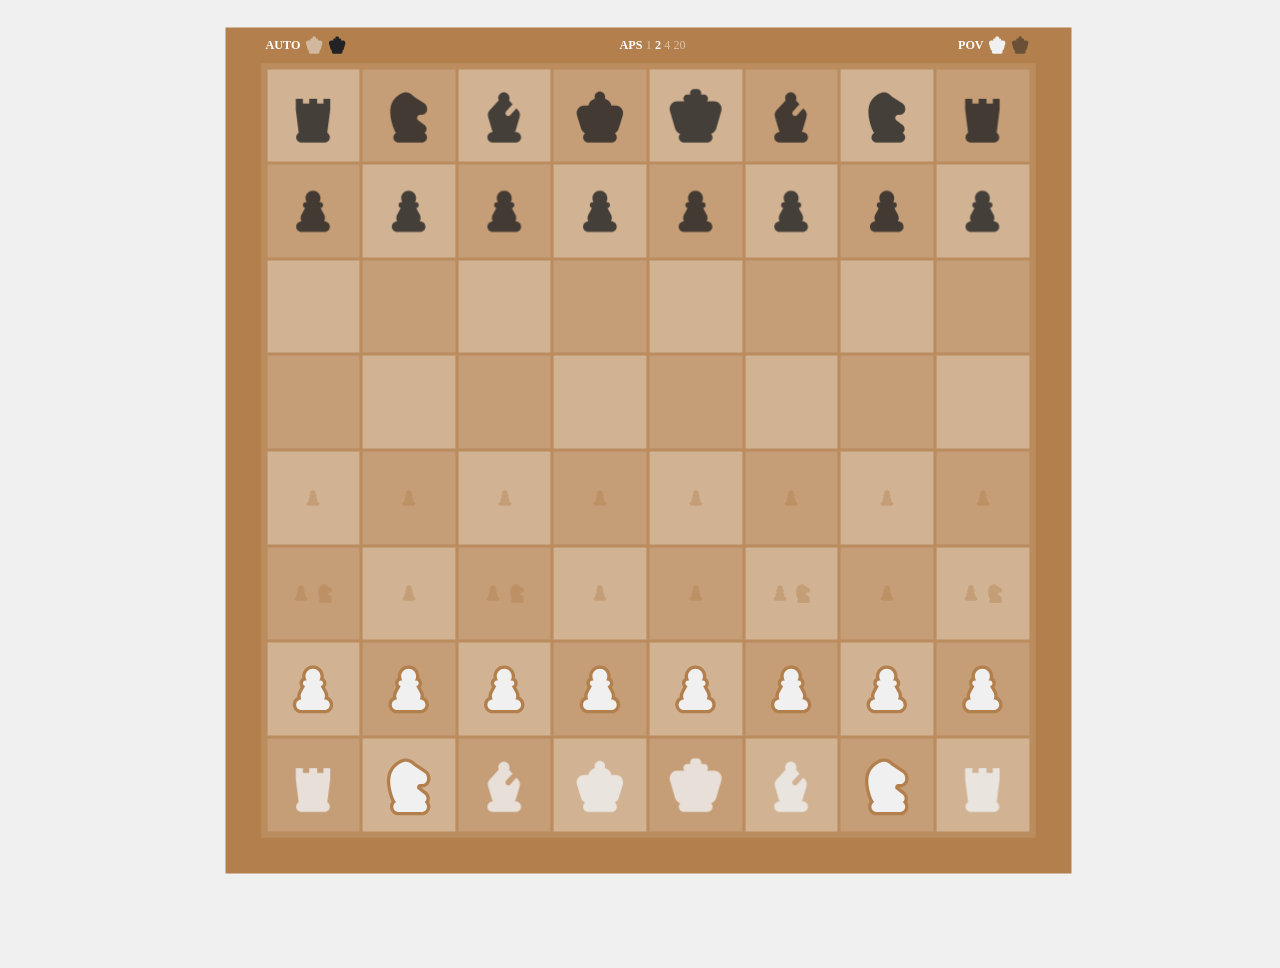
<file: chess.html>
<!DOCTYPE html>
<html lang="en">
<head>
<meta charset="utf-8" />
<meta name="viewport" content="width=device-width,initial-scale=1" />
<title>Autoplay Chess Board – Single File</title>
<style>
:root {
  --border-width: calc(var(--diameter-tile) / 60);
  --diameter-board: min(85vw, 85vh);
  --diameter-tile: calc(1 / 8 * var(--diameter-board));
  --edge-width: calc((min(100vw, 100vh) - var(--diameter-board)) * 0.3);
  --color-danger: tomato;
  --color-success: #1d83e0;
  --color-white: #f0f0f0;
  --color-black: #222;
  --color-board-hue: 30;
  --color-board-sat: 40%;
  --color-shadow: hsl(var(--color-board-hue), var(--color-board-sat), 50%);
  --color-shadow-lighter: hsl(var(--color-board-hue), var(--color-board-sat), 55%);
  --transition-ease: cubic-bezier(0.25, 1, 0.5, 1);
  --color-background: var(--color-black);
}

aside {
  display: flex;
  justify-content: space-between;
  left: 0;
  position: absolute;
  top: calc(var(--edge-width) * -0.55);
  transform: translateY(-50%);
  width: 100%;
  z-index: 999;
}
aside div {
  align-items: center;
  color: white;
  display: flex;
}
aside div > * {
  align-items: center;
  display: flex;
}
aside div > * + * {
  margin-left: calc(var(--border-width) * 2);
}
aside div h3,
aside div label {
  font-size: calc(var(--edge-width) * 0.3);
  height: calc(var(--edge-width) * 0.3);
  line-height: 1;
  margin-bottom: 0;
  margin-top: 0;
  text-transform: uppercase;
}
aside div label {
  cursor: pointer;
}
aside div input {
  left: -99999px;
  position: absolute;
}

aside div input + * {
  opacity: 0.5;
}
aside div input:checked + * {
  font-weight: bold;
  opacity: 1;
}

aside div svg {
  height: calc(var(--edge-width) * 0.5);
  width: auto;
}

html, body { height: 100%; }
body {
  background: var(--color-background);
  overflow: hidden;
  transition: background-color 250ms ease-in-out;
}

#view {
  background: var(--color-shadow-lighter);
  box-shadow: 0 0 0 calc(var(--border-width) * 3) var(--color-shadow-lighter),
    0 0 0 var(--edge-width) var(--color-shadow);
  height: var(--diameter-board);
  margin: calc((100vh - var(--diameter-board)) * 0.5)
    calc((100vw - var(--diameter-board)) * 0.5);
  position: relative;
  width: var(--diameter-board);
}

.board {
  display: flex;
  flex-direction: column-reverse;
  height: 100%;
  width: 100%;
}
.board .row {
  display: flex;
  height: var(--diameter-tile);
  width: 100%;
}
.perspective-black .board .row { flex-direction: row-reverse; }
.perspective-black .board { flex-direction: column; }

.board .row .tile {
  background-color: currentcolor;
  border: none;
  box-shadow: inset 0 0 0 var(--border-width) var(--color-shadow-lighter);
  display: flex;
  flex-direction: column;
  height: var(--diameter-tile);
  justify-content: space-between;
  padding: 0;
  position: relative;
  transition: background-color 350ms var(--transition-ease);
  width: var(--diameter-tile);
}

.perspective-black .board .row:nth-child(even) .tile:nth-child(odd),
.perspective-black .board .row:nth-child(odd) .tile:nth-child(even),
.perspective-white .board .row:nth-child(even) .tile:nth-child(even),
.perspective-white .board .row:nth-child(odd) .tile:nth-child(odd) {
  color: hsl(var(--color-board-hue), var(--color-board-sat), 62%);
}
.perspective-black .board .row:nth-child(even) .tile:nth-child(even),
.perspective-black .board .row:nth-child(odd) .tile:nth-child(odd),
.perspective-white .board .row:nth-child(even) .tile:nth-child(odd),
.perspective-white .board .row:nth-child(odd) .tile:nth-child(even) {
  color: hsl(var(--color-board-hue), var(--color-board-sat), 70%);
}
.board .row .tile.highlight-active {}
.board .row .tile.highlight-capture {}
.board .row .tile.highlight-move {}

.board .row .tile .move,
.board .row .tile .moves,
.board .row .tile .captures {
  box-sizing: border-box;
  display: flex;
  flex-wrap: wrap;
  height: var(--diameter-tile);
  justify-content: center;
  left: 0;
  padding: calc(var(--diameter-tile) * 0.025);
  position: absolute;
  top: 0;
  width: var(--diameter-tile);
  z-index: 9;
}
.board .row .tile .move,
.board .row .tile .moves { align-content: center; align-items: center; }
.board .row .tile .captures { align-items: flex-start; justify-content: space-between; }
.board .row .tile:not(.occupied) .captures { align-items: center; justify-content: center; }

.board .row .tile > div > svg {
  --stroke: transparent;
  box-sizing: border-box;
  height: var(--di);
  line-height: var(--di);
  width: var(--di);
}
.board .row .tile .move svg { --di: calc(var(--diameter-tile) / 4); --fill: var(--color-shadow); }
.board .row .tile .moves svg,
.board .row .tile .captures svg {
  --di: calc(var(--diameter-tile) / 4);
  --fill: var(--color-shadow);
  opacity: 0.4;
}

.board .row .tile.occupied .captures svg { position: absolute; }
.board .row .tile.occupied .captures svg:nth-child(1) { top: 0; left: 0; }
.board .row .tile.occupied .captures svg:nth-child(2) { top: 0; right: 0; }
.board .row .tile.occupied .captures svg:nth-child(3) { bottom: calc(var(--di) * 0.1); left: 0; }
.board .row .tile.occupied .captures svg:nth-child(4) { bottom: calc(var(--di) * 0.1); right: 0; }
.board .row .tile.occupied .captures svg:nth-child(5) { top: calc(50% - var(--di) * 0.55); left: 0; }
.board .row .tile.occupied .captures svg:nth-child(6) { top: calc(50% - var(--di) * 0.55); right: 0; }
.board .row .tile.occupied .captures svg:nth-child(7) { top: 0; left: calc(50% - var(--di) * 0.5); }
.board .row .tile.occupied .captures svg:nth-child(8) { bottom: calc(var(--di) * 0.1); left: calc(50% - var(--di) * 0.5); }

.touching .board .row .tile .moves,
.touching .board .row .tile .captures,
.turn-black .board .row .tile .moves .white,
.turn-black .board .row .tile .captures .white,
.turn-white .board .row .tile .moves .black,
.turn-white .board .row .tile .captures .black {
  display: none;
}
.board .row .tile[class*="highlight-"] .moves,
.board .row .tile[class*="highlight-"] .captures { display: none; }

button:focus { outline: none; position: relative; z-index: 9; }

svg {
  --fill: var(--color-black);
  --stroke: var(--color-shadow);
  fill: var(--fill);
}
svg.white { --fill: var(--color-white); }
svg.black { --fill: var(--color-black); }

.pieces {
  display: block;
  height: var(--diameter-board);
  left: 0;
  pointer-events: none;
  position: absolute;
  top: 0;
  width: var(--diameter-board);
  z-index: 99;
}
.pieces .piece.white { --pos-row: -1; }
.pieces .piece.black { --pos-row: 8; }
.pieces .piece {
  --pos-col: 3.5;
  --scale: 0;
  --transition-delay: 0ms;
  --transition-duration: 200ms;
  bottom: 0;
  display: block;
  height: var(--diameter-tile);
  position: absolute;
  left: 0;
  transform: translate(
      calc(var(--pos-col) * 100%),
      calc(var(--pos-row) * -100%)
    ) translateZ(0);
  transform-origin: 50% 50%;
  transition: all var(--transition-duration) var(--transition-ease)
    var(--transition-delay);
  width: var(--diameter-tile);
}
.perspective-black .pieces .piece {
  transform: translate(
      calc((7 - var(--pos-col)) * 100%),
      calc((7 - var(--pos-row)) * -100%)
    ) translateZ(0);
}
.pieces .piece svg {
  display: block;
  left: 50%;
  opacity: 1;
  position: absolute;
  top: 50%;
  transform: translate(-50%, -50%) translateZ(0) scale(var(--scale));
  transform-origin: 50% 50%;
  transition: transform var(--transition-duration) var(--transition-ease),
    fill var(--transition-duration) var(--transition-ease),
    opacity var(--transition-duration) var(--transition-ease);
}
.turn-white .pieces .piece:not(.highlight-capture) svg.black,
.turn-black .pieces .piece:not(.highlight-capture) svg.white,
.turn-black .pieces .piece:not(.can-move):not(.can-capture) svg.black,
.turn-white .pieces .piece:not(.can-move):not(.can-capture) svg.white {
  --stroke: transparent;
  opacity: 0.8;
}

@keyframes wobble {
  0%, 50%, 100% { transform: translate(-50%, -50%) translateZ(0) scale(1) rotate(0deg); }
  25% { transform: translate(-50%, -50%) translateZ(0) scale(1.1) rotate(-2deg); }
  75% { transform: translate(-50%, -50%) translateZ(0) scale(1.1) rotate(2deg); }
}
.pieces .piece.highlight-active svg {
  animation: wobble 500ms linear infinite;
  --stroke: var(--color-success);
}
.pieces .piece.highlight-capture svg { --stroke: var(--color-danger); }

.piece svg {
  --svg-di: calc(var(--diameter-tile) * 0.666);
  display: block;
  font-weight: bold;
  height: var(--svg-di);
  left: 50%;
  line-height: var(--svg-di);
  position: absolute;
  stroke-linejoin: round;
  text-align: center;
  top: 50%;
  transform: translate(-50%, -50%);
  width: var(--svg-di);
}
</style>
</head>
<body>

<section id="view">
  <aside>
    <div>
      <h3 title="Autoplay">Auto</h3>
      <label for="white-random"><input type="checkbox" id="white-random" /><svg width="170" height="170" viewBox="0 0 170 170" fill="none" xmlns="http://www.w3.org/2000/svg" class="white"><use href="#king" /></svg></label>
      <label for="black-random"><input type="checkbox" id="black-random" checked /><svg width="170" height="170" viewBox="0 0 170 170" fill="none" xmlns="http://www.w3.org/2000/svg" class="black"><use href="#king" /></svg></label>
    </div>
    <div>
      <h3 title="Actions per Second">APS</h3>
      <label for="speed-slow"><input type="radio" name="speed" id="speed-slow" /><span>1</span></label>
      <label for="speed-medium"><input type="radio" name="speed" id="speed-medium" checked /><span>2</span></label>
      <label for="speed-fast"><input type="radio" name="speed" id="speed-fast" /><span>4</span></label>
      <label for="speed-asap"><input type="radio" name="speed" id="speed-asap" /><span>20</span></label>
    </div>
    <div>
      <h3 title="Point of View">POV</h3>
      <label for="white-perspective"><input type="radio" name="perspective" id="white-perspective" checked /><svg width="170" height="170" viewBox="0 0 170 170" fill="none" xmlns="http://www.w3.org/2000/svg" class="white"><use href="#king" /></svg></label>
      <label for="black-perspective"><input type="radio" name="perspective" id="black-perspective" /><svg width="170" height="170" viewBox="0 0 170 170" fill="none" xmlns="http://www.w3.org/2000/svg" class="black"><use href="#king" /></svg></label>
    </div>
  </aside>
  <div id="board"></div>
</section>

<svg aria-hidden style="display: none;" width="170" height="170" viewBox="0 0 170 170" fill="none" xmlns="http://www.w3.org/2000/svg">
  <!-- pawn -->
  <g id="pawn">
    <path fill="var(--stroke)" d="M63.9596 75.8417L71.9157 80.049C73.2376 77.5492 73.3078 74.5734 72.1052 72.0141C70.9025 69.4547 68.5669 67.6094 65.7987 67.0316L63.9596 75.8417ZM53.8303 94.9961L61.7863 99.2034L61.7864 99.2034L53.8303 94.9961ZM53.2512 96.2739L44.7646 93.2777L44.7646 93.2777L53.2512 96.2739ZM54.1798 112V121C57.4071 121 60.3874 119.272 61.9907 116.471C63.5939 113.67 63.5747 110.225 61.9403 107.442L54.1798 112ZM114.82 112L107.06 107.442C105.425 110.225 105.406 113.67 107.009 116.471C108.613 119.272 111.593 121 114.82 121V112ZM115.749 96.2739L124.235 93.2776L124.235 93.2776L115.749 96.2739ZM115.17 94.9961L107.214 99.2034L107.214 99.2034L115.17 94.9961ZM105.111 75.9755L104.388 67.0046C101.37 67.2479 98.6777 68.9917 97.2213 71.6453C95.7649 74.2989 95.74 77.5069 97.1551 80.1828L105.111 75.9755ZM101.706 61L94.1937 56.0436C92.3701 58.8076 92.2116 62.3498 93.7811 65.2657C95.3506 68.1816 98.3945 70 101.706 70V61ZM68.294 61V70C71.6055 70 74.6494 68.1816 76.2189 65.2657C77.7884 62.3498 77.6299 58.8076 75.8063 56.0436L68.294 61ZM56.0036 71.6343L45.8743 90.7887L61.7864 99.2034L71.9157 80.049L56.0036 71.6343ZM45.8743 90.7887C45.5683 91.3674 45.1338 92.2321 44.7646 93.2777L61.7378 99.2702C61.7062 99.3598 61.685 99.4043 61.691 99.3911C61.6938 99.3851 61.7021 99.3674 61.718 99.3356C61.7341 99.3035 61.756 99.2608 61.7863 99.2034L45.8743 90.7887ZM44.7646 93.2777C43.8488 95.8717 40.5174 106.509 46.4192 116.558L61.9403 107.442C61.2075 106.194 60.9315 104.686 61.0138 103C61.0971 101.296 61.5308 99.8565 61.7378 99.2702L44.7646 93.2777ZM54.1798 103H54V121H54.1798V103ZM54 103C41.2975 103 31 113.297 31 126H49C49 123.239 51.2386 121 54 121V103ZM31 126C31 138.703 41.2974 149 54 149V131C51.2386 131 49 128.761 49 126H31ZM54 149H116V131H54V149ZM116 149C128.703 149 139 138.703 139 126H121C121 128.761 118.761 131 116 131V149ZM139 126C139 113.297 128.703 103 116 103V121C118.761 121 121 123.239 121 126H139ZM116 103H114.82V121H116V103ZM122.581 116.558C128.483 106.509 125.151 95.8716 124.235 93.2776L107.262 99.2702C107.469 99.8565 107.903 101.296 107.986 103C108.069 104.686 107.793 106.194 107.06 107.442L122.581 116.558ZM124.235 93.2776C123.866 92.2321 123.432 91.3674 123.126 90.7887L107.214 99.2034C107.244 99.2608 107.266 99.3035 107.282 99.3356C107.298 99.3674 107.306 99.3851 107.309 99.3912C107.315 99.4043 107.294 99.3598 107.262 99.2702L124.235 93.2776ZM123.126 90.7888L113.067 71.7681L97.1551 80.1828L107.214 99.2034L123.126 90.7888ZM103 68.5C103 67.7083 103.607 67.0675 104.388 67.0046L105.835 84.9463C114.328 84.2614 121 77.1644 121 68.5H103ZM104.5 70C103.672 70 103 69.3284 103 68.5H121C121 59.3873 113.613 52 104.5 52V70ZM101.706 70H104.5V52H101.706V70ZM109.218 65.9564C112.241 61.375 114 55.8793 114 50H96C96 52.248 95.3352 54.3134 94.1937 56.0436L109.218 65.9564ZM114 50C114 33.9837 101.016 21 85 21V39C91.0751 39 96 43.9249 96 50H114ZM85 21C68.9837 21 56 33.9837 56 50H74C74 43.9249 78.9249 39 85 39V21ZM56 50C56 55.8793 57.7591 61.375 60.7818 65.9564L75.8063 56.0436C74.6648 54.3134 74 52.248 74 50H56ZM65.5 70H68.294V52H65.5V70ZM67 68.5C67 69.3284 66.3284 70 65.5 70V52C56.3873 52 49 59.3873 49 68.5H67ZM65.7987 67.0316C66.4826 67.1743 67 67.7665 67 68.5H49C49 76.4618 54.6302 83.0882 62.1205 84.6518L65.7987 67.0316Z" />
    <path fill-rule="evenodd" clip-rule="evenodd" d="M63.9596 75.8417L53.8303 94.9961C53.6109 95.4111 53.4075 95.8312 53.2512 96.2739C52.4848 98.4448 50.4371 105.627 54.1798 112H54C46.268 112 40 118.268 40 126C40 133.732 46.268 140 54 140H116C123.732 140 130 133.732 130 126C130 118.268 123.732 112 116 112H114.82C118.563 105.627 116.515 98.4447 115.749 96.2739C115.592 95.8312 115.389 95.4111 115.17 94.9961L105.111 75.9755C108.967 75.6645 112 72.4364 112 68.5C112 64.3579 108.642 61 104.5 61H101.706C103.788 57.8442 105 54.0636 105 50C105 38.9543 96.0457 30 85 30C73.9543 30 65 38.9543 65 50C65 54.0636 66.2119 57.8442 68.294 61H65.5C61.3579 61 58 64.3579 58 68.5C58 72.1142 60.5564 75.1312 63.9596 75.8417Z" />
  </g>

  <!-- rook -->
  <g id="rook">
    <path fill="var(--stroke)" d="M96 40H105C105 35.0294 100.971 31 96 31V40ZM75 40V31C70.0294 31 66 35.0294 66 40H75ZM75 53L75 62C77.3869 62 79.6761 61.0518 81.364 59.364C83.0518 57.6761 84 55.387 84 53H75ZM58 53H49C49 57.9706 53.0294 62 58 62L58 53ZM58 40H67C67 35.0294 62.9706 31 58 31V40ZM39 40V31C34.0294 31 30 35.0294 30 40H39ZM39 69H30C30 69.379 30.0239 69.7577 30.0717 70.1337L39 69ZM46.8667 130.951L51.4589 138.691C54.5432 136.861 56.2467 133.375 55.795 129.817L46.8667 130.951ZM123.133 130.951L114.205 129.817C113.753 133.375 115.457 136.861 118.541 138.691L123.133 130.951ZM131 69L139.928 70.1338C139.976 69.7577 140 69.3791 140 69L131 69ZM131 40H140C140 35.0294 135.971 31 131 31V40ZM113 40V31C108.029 31 104 35.0294 104 40H113ZM113 53L113 62C115.387 62 117.676 61.0518 119.364 59.364C121.052 57.6761 122 55.387 122 53H113ZM96 53H87C87 57.9706 91.0294 62 96 62L96 53ZM96 31H75V49H96V31ZM66 40V53H84V40H66ZM75 44L58 44L58 62L75 62L75 44ZM67 53V40H49V53H67ZM58 31H39V49H58V31ZM30 40V69H48V40H30ZM30.0717 70.1337L37.9384 132.085L55.795 129.817L47.9283 67.8663L30.0717 70.1337ZM42.2745 123.211C35.5441 127.204 30.9998 134.566 30.9998 143H48.9998C48.9998 141.18 49.9671 139.576 51.4589 138.691L42.2745 123.211ZM30.9998 143C30.9998 155.703 41.2973 166 53.9998 166V148C51.2384 148 48.9998 145.761 48.9998 143H30.9998ZM53.9998 166H116V148H53.9998V166ZM116 166C128.702 166 139 155.703 139 143H121C121 145.761 118.761 148 116 148V166ZM139 143C139 134.567 134.456 127.204 127.725 123.211L118.541 138.691C120.033 139.576 121 141.18 121 143H139ZM132.061 132.085L139.928 70.1338L122.072 67.8662L114.205 129.817L132.061 132.085ZM140 69V40H122V69H140ZM131 31H113V49H131V31ZM104 40V53H122V40H104ZM113 44L96 44L96 62L113 62L113 44ZM105 53V40H87V53H105Z" />
    <path fill-rule="evenodd" clip-rule="evenodd" d="M96 40H75V53L58 53V40H39V69L46.8667 130.951C42.7556 133.39 39.9998 137.873 39.9998 143C39.9998 150.732 46.2678 157 53.9998 157H116C123.732 157 130 150.732 130 143C130 137.873 127.244 133.39 123.133 130.951L131 69V40H113V53L96 53V40Z" />
  </g>

  <!-- knight -->
  <g id="knight">
    <path fill="var(--stroke)" d="M49.1052 38.3193L55.4587 44.6937L55.4587 44.6937L49.1052 38.3193ZM94.2401 29.9368L87.874 36.2986L87.8741 36.2987L94.2401 29.9368ZM47.3161 124.557L55.6423 121.14L55.6423 121.14L47.3161 124.557ZM51.766 130.503L55.8329 138.532C58.5612 137.15 60.401 134.477 60.7176 131.435C61.0343 128.393 59.7845 125.399 57.3994 123.484L51.766 130.503ZM127.628 131.204L122.091 124.109C119.79 125.905 118.502 128.705 118.637 131.621C118.773 134.537 120.314 137.207 122.772 138.782L127.628 131.204ZM132.387 123.702L141.165 125.687L141.165 125.687L132.387 123.702ZM127.584 110.339L133.091 103.22L133.091 103.22L127.584 110.339ZM110.576 97.1821L105.069 104.301L105.069 104.301L110.576 97.1821ZM126.76 52.2539L121.858 59.802L121.858 59.802L126.76 52.2539ZM99.5001 34.552L104.402 27.0039L104.402 27.0039L99.5001 34.552ZM94.4956 30.1927L100.866 23.8348L100.866 23.8347L94.4956 30.1927ZM55.4587 44.6937C66.4763 33.7121 74.1214 31.8771 78.4041 32.0063C82.8219 32.1396 86.0037 34.427 87.874 36.2986L100.606 23.575C96.9524 19.9187 89.6658 14.3378 78.9468 14.0145C68.0925 13.6871 55.9323 18.8073 42.7516 31.9449L55.4587 44.6937ZM55.6423 121.14C51.8581 111.919 46.772 97.1895 45.3694 82.2455C43.9517 67.1402 46.4349 53.688 55.4587 44.6937L42.7516 31.9449C28.1598 46.4892 25.8204 66.5842 27.4482 83.9274C29.091 101.432 34.9182 118.052 38.99 127.974L55.6423 121.14ZM57.3994 123.484C56.6293 122.866 56.029 122.082 55.6423 121.14L38.99 127.974C40.5712 131.827 43.0657 135.061 46.1326 137.522L57.3994 123.484ZM53.0838 143C53.0838 141.063 54.183 139.368 55.8329 138.532L47.699 122.475C40.2331 126.256 35.0838 134.019 35.0838 143H53.0838ZM58.0838 148C55.3224 148 53.0838 145.761 53.0838 143H35.0838C35.0838 155.703 45.3812 166 58.0838 166V148ZM120.084 148H58.0838V166H120.084V148ZM125.084 143C125.084 145.761 122.845 148 120.084 148V166C132.786 166 143.084 155.703 143.084 143H125.084ZM122.772 138.782C124.181 139.685 125.084 141.24 125.084 143H143.084C143.084 134.852 138.84 127.7 132.484 123.627L122.772 138.782ZM123.608 121.717C123.387 122.695 122.843 123.522 122.091 124.109L133.165 138.3C137.095 135.233 140 130.837 141.165 125.687L123.608 121.717ZM122.077 117.458C123.372 118.459 123.969 120.121 123.608 121.717L141.165 125.687C143.069 117.265 139.92 108.503 133.091 103.22L122.077 117.458ZM105.069 104.301L122.077 117.458L133.091 103.22L116.083 90.0634L105.069 104.301ZM98.3876 90.6851C98.3876 96.0131 100.855 101.041 105.069 104.301L116.083 90.0634C116.275 90.2123 116.388 90.4418 116.388 90.6851H98.3876ZM115.602 73.471C106.095 73.471 98.3876 81.178 98.3876 90.6851H116.388C116.388 91.1191 116.036 91.471 115.602 91.471V73.471ZM120.815 73.471H115.602V91.471H120.815V73.471ZM125.243 69.0432C125.243 71.4886 123.261 73.471 120.815 73.471V91.471C133.202 91.471 143.243 81.4297 143.243 69.0432H125.243ZM125.243 66.0369V69.0432H143.243V66.0369H125.243ZM121.858 59.802C123.969 61.1731 125.243 63.5195 125.243 66.0369H143.243C143.243 57.4241 138.885 49.3965 131.661 44.7058L121.858 59.802ZM94.5985 42.1001L121.858 59.802L131.661 44.7058L104.402 27.0039L94.5985 42.1001ZM88.1255 36.5506C89.5726 38.0004 91.8096 40.2891 94.5985 42.1001L104.402 27.0039C103.476 26.4028 102.551 25.5233 100.866 23.8348L88.1255 36.5506ZM87.8741 36.2987C87.9569 36.3816 88.04 36.4649 88.1256 36.5506L100.866 23.8347C100.781 23.7498 100.694 23.6625 100.606 23.5749L87.8741 36.2987Z" />
    <path fill-rule="evenodd" clip-rule="evenodd" d="M94.2401 29.9368C88.716 24.409 73.3034 14.2001 49.1052 38.3193C25.4895 61.8579 39.4602 105.414 47.3161 124.557C48.3001 126.955 49.8475 128.963 51.766 130.503C47.208 132.812 44.0838 137.541 44.0838 143C44.0838 150.732 50.3518 157 58.0838 157H120.084C127.816 157 134.084 150.732 134.084 143C134.084 138.046 131.511 133.693 127.628 131.204C129.969 129.378 131.694 126.766 132.387 123.702C133.519 118.693 131.646 113.481 127.584 110.339L110.576 97.1821C108.565 95.6265 107.388 93.2275 107.388 90.6851C107.388 86.1486 111.065 82.471 115.602 82.471H120.815C128.231 82.471 134.243 76.4592 134.243 69.0432V66.0369C134.243 60.4718 131.427 55.2848 126.76 52.2539L99.5001 34.552C97.6428 33.3459 96.0618 31.7619 94.4956 30.1927C94.4104 30.1073 94.3252 30.022 94.2401 29.9368Z" />
  </g>

  <!-- bishop -->
  <g id="bishop">
    <path fill="var(--stroke)" d="M97.7142 44.0856L89.4897 40.4306L87.1055 45.7955L91.0547 50.1396L97.7142 44.0856ZM107.204 54.5248L113.843 60.6014L119.386 54.5454L113.864 48.4708L107.204 54.5248ZM90.0638 73.2519L96.7027 79.3284L96.7027 79.3284L90.0638 73.2519ZM90.5325 83.8481L84.4559 90.4871L84.4559 90.4871L90.5325 83.8481ZM101.129 83.3795L107.768 89.456L107.768 89.456L101.129 83.3795ZM117.337 65.6709L123.997 59.6168L117.36 52.3162L110.698 59.5943L117.337 65.6709ZM122.204 71.0243L115.544 77.0783L115.544 77.0783L122.204 71.0243ZM126.158 88.1953L134.795 90.7267L134.795 90.7267L126.158 88.1953ZM115.792 123.563L107.155 121.031L107.155 121.031L115.792 123.563ZM113.283 128.798L105.902 123.648L96.0296 137.798H113.283V128.798ZM54.7167 128.798V137.798H71.9704L62.0977 123.648L54.7167 128.798ZM52.2081 123.563L60.8447 121.031L60.8447 121.031L52.2081 123.563ZM41.8417 88.1953L33.2051 90.7267L33.2051 90.7267L41.8417 88.1953ZM45.7961 71.0243L52.4556 77.0783L52.4556 77.0783L45.7961 71.0243ZM70.2858 44.0856L76.9453 50.1396L80.8945 45.7955L78.5103 40.4306L70.2858 44.0856ZM105.939 47.7406C107.267 44.7523 108 41.4498 108 38H90C90 38.8832 89.8148 39.6991 89.4897 40.4306L105.939 47.7406ZM113.864 48.4708L104.374 38.0315L91.0547 50.1396L100.545 60.5789L113.864 48.4708ZM96.7027 79.3284L113.843 60.6014L100.565 48.4483L83.4248 67.1754L96.7027 79.3284ZM96.609 77.2092C97.2201 77.7685 97.2621 78.7173 96.7027 79.3284L83.4248 67.1754C77.2722 73.8975 77.7338 84.3345 84.4559 90.4871L96.609 77.2092ZM94.4898 77.3029C95.0491 76.6918 95.9979 76.6499 96.609 77.2092L84.4559 90.4871C91.178 96.6397 101.615 96.1781 107.768 89.456L94.4898 77.3029ZM110.698 59.5943L94.4898 77.3029L107.768 89.456L123.976 71.7474L110.698 59.5943ZM128.863 64.9702L123.997 59.6168L110.678 71.7249L115.544 77.0783L128.863 64.9702ZM134.795 90.7267C137.442 81.6942 135.195 71.9349 128.863 64.9702L115.544 77.0783C117.655 79.3999 118.404 82.653 117.522 85.6638L134.795 90.7267ZM124.429 126.094L134.795 90.7267L117.522 85.6638L107.155 121.031L124.429 126.094ZM120.664 133.948C122.307 131.594 123.591 128.951 124.429 126.094L107.155 121.031C106.874 121.992 106.446 122.869 105.902 123.648L120.664 133.948ZM116 119.798H113.283V137.798H116V119.798ZM139 142.798C139 130.096 128.703 119.798 116 119.798V137.798C118.761 137.798 121 140.037 121 142.798H139ZM116 165.798C128.703 165.798 139 155.501 139 142.798H121C121 145.56 118.761 147.798 116 147.798V165.798ZM54 165.798H116V147.798H54V165.798ZM31 142.798C31 155.501 41.2974 165.798 54 165.798V147.798C51.2386 147.798 49 145.56 49 142.798H31ZM54 119.798C41.2975 119.798 31 130.096 31 142.798H49C49 140.037 51.2386 137.798 54 137.798V119.798ZM54.7167 119.798H54V137.798H54.7167V119.798ZM43.5714 126.094C44.4088 128.951 45.6929 131.594 47.3357 133.948L62.0977 123.648C61.5539 122.869 61.1262 121.992 60.8447 121.031L43.5714 126.094ZM33.2051 90.7267L43.5714 126.094L60.8447 121.031L50.4784 85.6638L33.2051 90.7267ZM39.1366 64.9702C32.8051 71.9349 30.5576 81.6942 33.2051 90.7267L50.4784 85.6638C49.5959 82.653 50.3451 79.3999 52.4556 77.0783L39.1366 64.9702ZM63.6264 38.0315L39.1366 64.9702L52.4556 77.0783L76.9453 50.1396L63.6264 38.0315ZM60 38C60 41.4498 60.7334 44.7523 62.0614 47.7406L78.5103 40.4306C78.1852 39.6991 78 38.8832 78 38H60ZM84 14C70.7452 14 60 24.7452 60 38H78C78 34.6863 80.6863 32 84 32V14ZM108 38C108 24.7452 97.2548 14 84 14V32C87.3137 32 90 34.6863 90 38H108Z" />
    <path fill-rule="evenodd" clip-rule="evenodd" d="M99 38C99 40.1665 98.5407 42.2257 97.7142 44.0856L107.204 54.5248L90.0638 73.2519C87.2671 76.3074 87.477 81.0515 90.5325 83.8481C93.588 86.6448 98.3321 86.435 101.129 83.3795L117.337 65.6709L122.204 71.0243C126.425 75.6674 127.923 82.1736 126.158 88.1953L115.792 123.563C115.233 125.471 114.377 127.231 113.283 128.798H116C123.732 128.798 130 135.066 130 142.798C130 150.53 123.732 156.798 116 156.798H54C46.268 156.798 40 150.53 40 142.798C40 135.066 46.268 128.798 54 128.798H54.7167C53.6234 127.231 52.7675 125.471 52.2081 123.563L41.8417 88.1953C40.0767 82.1736 41.5751 75.6674 45.7961 71.0243L70.2858 44.0856C69.4593 42.2257 69 40.1665 69 38C69 29.7157 75.7157 23 84 23C92.2843 23 99 29.7157 99 38Z" />
  </g>

  <!-- queen -->
  <g id="queen">
    <path fill="var(--stroke)" d="M98.3201 39.3222L89.7589 36.5462C88.2688 41.1416 90.6725 46.0937 95.2048 47.7659L98.3201 39.3222ZM71.6799 39.3222L74.7952 47.7659C79.3275 46.0937 81.7312 41.1416 80.2411 36.5462L71.6799 39.3222ZM54.2398 58V67C58.658 67 62.4228 63.7931 63.1253 59.4312L54.2398 58ZM23.8059 83.7931L32.42 81.1862L32.42 81.1862L23.8059 83.7931ZM34.7006 119.793L26.0864 122.4L26.0864 122.4L34.7006 119.793ZM45.4311 132.146L51.1198 139.12C53.5226 137.16 54.7472 134.101 54.3609 131.025C53.9746 127.948 52.0318 125.287 49.2191 123.982L45.4311 132.146ZM124.913 131.982L120.97 123.892C118.183 125.25 116.292 127.947 115.963 131.029C115.635 134.112 116.917 137.147 119.355 139.061L124.913 131.982ZM135.299 119.793L126.685 117.186L126.685 117.186L135.299 119.793ZM146.194 83.7932L137.58 81.1862L137.58 81.1862L146.194 83.7932ZM115.76 58L106.875 59.4312C107.577 63.7931 111.342 67 115.76 67V58ZM90 35C90 35.5543 89.9131 36.0707 89.7589 36.5462L106.881 42.0983C107.61 39.8513 108 37.4624 108 35H90ZM85 30C87.7614 30 90 32.2386 90 35H108C108 22.2975 97.7026 12 85 12V30ZM80 35C80 32.2386 82.2386 30 85 30V12C72.2975 12 62 22.2975 62 35H80ZM80.2411 36.5462C80.0869 36.0707 80 35.5543 80 35H62C62 37.4624 62.3902 39.8513 63.1188 42.0983L80.2411 36.5462ZM63.1253 59.4312C63.7988 55.2498 67.5604 50.4352 74.7952 47.7659L68.5647 30.8786C57.1112 35.1044 47.3444 44.2138 45.3544 56.5688L63.1253 59.4312ZM54.2398 49H42.9485V67H54.2398V49ZM42.9485 49C23.4932 49 9.55633 67.7789 15.1917 86.4001L32.42 81.1862C30.2825 74.123 35.5689 67 42.9485 67V49ZM15.1917 86.4001L26.0864 122.4L43.3148 117.186L32.42 81.1862L15.1917 86.4001ZM26.0864 122.4C28.5395 130.506 34.3182 136.911 41.643 140.31L49.2191 123.982C46.429 122.687 44.2438 120.256 43.3148 117.186L26.0864 122.4ZM39.7423 125.172C34.5896 129.375 31.2741 135.804 31.2741 143H49.2741C49.2741 141.44 49.978 140.051 51.1198 139.12L39.7423 125.172ZM31.2741 143C31.2741 155.703 41.5715 166 54.2741 166V148C51.5127 148 49.2741 145.761 49.2741 143H31.2741ZM54.2741 166H116.274V148H54.2741V166ZM116.274 166C128.977 166 139.274 155.703 139.274 143H121.274C121.274 145.761 119.036 148 116.274 148V166ZM139.274 143C139.274 135.648 135.815 129.099 130.471 124.904L119.355 139.061C120.54 139.991 121.274 141.407 121.274 143H139.274ZM128.856 140.073C135.943 136.619 141.516 130.321 143.914 122.4L126.685 117.186C125.777 120.186 123.67 122.576 120.97 123.892L128.856 140.073ZM143.914 122.4L154.808 86.4001L137.58 81.1862L126.685 117.186L143.914 122.4ZM154.808 86.4001C160.444 67.7789 146.507 49 127.052 49V67C134.431 67 139.718 74.123 137.58 81.1862L154.808 86.4001ZM127.052 49H115.76V67H127.052V49ZM95.2048 47.7659C102.44 50.4352 106.201 55.2498 106.875 59.4312L124.646 56.5688C122.656 44.2138 112.889 35.1044 101.435 30.8786L95.2048 47.7659Z" />
    <path fill-rule="evenodd" clip-rule="evenodd" d="M98.3201 39.3222C98.7615 37.961 99 36.5084 99 35C99 27.268 92.732 21 85 21C77.268 21 71 27.268 71 35C71 36.5084 71.2385 37.961 71.6799 39.3222C62.3358 42.7698 55.5716 49.7318 54.2398 58H42.9485C29.5311 58 19.9194 70.951 23.8059 83.7931L34.7006 119.793C36.3917 125.381 40.3736 129.799 45.4311 132.146C42.2838 134.713 40.2741 138.622 40.2741 143C40.2741 150.732 46.5421 157 54.2741 157H116.274C124.006 157 130.274 150.732 130.274 143C130.274 138.528 128.177 134.545 124.913 131.982C129.807 129.597 133.647 125.254 135.299 119.793L146.194 83.7932C150.081 70.951 140.469 58 127.052 58H115.76C114.428 49.7318 107.664 42.7698 98.3201 39.3222Z" />
  </g>

  <!-- king -->
  <g id="king">
    <path fill="var(--stroke)" d="M71.3981 29V38C74.4851 38 77.3566 36.4179 79.0059 33.8085C80.6552 31.1991 80.8521 27.9265 79.5275 25.1382L71.3981 29ZM55.5392 47V56C59.196 56 62.4893 53.7874 63.8715 50.4019C65.2537 47.0165 64.4501 43.1312 61.8383 40.5718L55.5392 47ZM16.8101 72.5915L25.4512 70.0754L25.4512 70.0754L16.8101 72.5915ZM30.4959 119.592L39.137 117.075L39.137 117.075L30.4959 119.592ZM44.3251 133.266L50.7933 139.524C52.9992 137.244 53.8418 133.971 53.011 130.909C52.1801 127.848 49.7986 125.449 46.7427 124.597L44.3251 133.266ZM126.438 133.253L123.999 124.59C120.947 125.449 118.572 127.851 117.747 130.913C116.923 133.974 117.77 137.244 119.978 139.52L126.438 133.253ZM140.22 119.592L148.861 122.108L148.861 122.108L140.22 119.592ZM153.906 72.5915L145.265 70.0753L145.265 70.0753L153.906 72.5915ZM115.236 47L108.937 40.5718C106.325 43.1312 105.522 47.0165 106.904 50.4019C108.286 53.7874 111.579 56 115.236 56V47ZM99.3773 29L91.2479 25.1382C89.9233 27.9265 90.1202 31.1991 91.7695 33.8085C93.4188 36.4179 96.2903 38 99.3773 38V29ZM79.3877 24.5C79.3877 23.6716 80.0593 23 80.8877 23V5C70.1181 5 61.3877 13.7304 61.3877 24.5H79.3877ZM79.5275 25.1382C79.4407 24.9555 79.3877 24.7465 79.3877 24.5H61.3877C61.3877 27.4743 62.0598 30.3168 63.2688 32.8618L79.5275 25.1382ZM71.3981 20H62.8877V38H71.3981V20ZM62.8877 20C52.1181 20 43.3877 28.7304 43.3877 39.5H61.3877C61.3877 38.6716 62.0593 38 62.8877 38V20ZM43.3877 39.5C43.3877 44.9545 45.639 49.8994 49.2401 53.4282L61.8383 40.5718C61.5498 40.2891 61.3877 39.9216 61.3877 39.5H43.3877ZM55.5392 38H36.0125V56H55.5392V38ZM36.0125 38C16.6845 38 2.7653 56.5505 8.16895 75.1077L25.4512 70.0754C23.4015 63.0364 28.6812 56 36.0125 56V38ZM8.16895 75.1077L21.8548 122.108L39.137 117.075L25.4512 70.0754L8.16895 75.1077ZM21.8548 122.108C24.7108 131.916 32.4229 139.291 41.9074 141.936L46.7427 124.597C43.1399 123.592 40.2185 120.789 39.137 117.075L21.8548 122.108ZM37.8569 127.008C33.861 131.139 31.3877 136.79 31.3877 143H49.3877C49.3877 141.646 49.9143 140.433 50.7933 139.524L37.8569 127.008ZM31.3877 143C31.3877 155.703 41.6852 166 54.3877 166V148C51.6263 148 49.3877 145.761 49.3877 143H31.3877ZM54.3877 166H116.388V148H54.3877V166ZM116.388 166C129.09 166 139.388 155.703 139.388 143H121.388C121.388 145.761 119.149 148 116.388 148V166ZM139.388 143C139.388 136.779 136.906 131.119 132.898 126.987L119.978 139.52C120.859 140.429 121.388 141.643 121.388 143H139.388ZM128.876 141.917C138.33 139.256 146.012 131.893 148.861 122.108L131.579 117.075C130.5 120.781 127.59 123.579 123.999 124.59L128.876 141.917ZM148.861 122.108L162.547 75.1077L145.265 70.0753L131.579 117.075L148.861 122.108ZM162.547 75.1077C167.951 56.5504 154.032 38 134.704 38V56C142.035 56 147.315 63.0364 145.265 70.0753L162.547 75.1077ZM134.704 38H115.236V56H134.704V38ZM121.535 53.4282C125.136 49.8994 127.388 44.9545 127.388 39.5H109.388C109.388 39.9216 109.226 40.2891 108.937 40.5718L121.535 53.4282ZM127.388 39.5C127.388 28.7304 118.657 20 107.888 20V38C108.716 38 109.388 38.6716 109.388 39.5H127.388ZM107.888 20H99.3773V38H107.888V20ZM91.3877 24.5C91.3877 24.7465 91.3347 24.9555 91.2479 25.1382L107.507 32.8618C108.716 30.3168 109.388 27.4743 109.388 24.5H91.3877ZM89.8877 23C90.7161 23 91.3877 23.6716 91.3877 24.5H109.388C109.388 13.7304 100.657 5 89.8877 5V23ZM80.8877 23H89.8877V5H80.8877V23Z" />
    <path fill-rule="evenodd" clip-rule="evenodd" d="M80.8877 14C75.0887 14 70.3877 18.701 70.3877 24.5C70.3877 26.1104 70.7502 27.6361 71.3981 29H62.8877C57.0887 29 52.3877 33.701 52.3877 39.5C52.3877 42.438 53.5944 45.0942 55.5392 47H36.0125C22.6829 47 13.0834 59.7934 16.8101 72.5915L30.4959 119.592C32.4647 126.353 37.7814 131.441 44.3251 133.266C41.8876 135.786 40.3877 139.218 40.3877 143C40.3877 150.732 46.6557 157 54.3877 157H116.388C124.12 157 130.388 150.732 130.388 143C130.388 139.211 128.883 135.774 126.438 133.253C132.96 131.417 138.256 126.337 140.22 119.592L153.906 72.5915C157.633 59.7934 148.033 47 134.704 47H115.236C117.181 45.0942 118.388 42.438 118.388 39.5C118.388 33.701 113.687 29 107.888 29H99.3773C100.025 27.6361 100.388 26.1104 100.388 24.5C100.388 18.701 95.6867 14 89.8877 14H80.8877Z" />
  </g>
</svg>

<script>
(() => {
  console.clear();

  // --- Utilities ---
  class Utils {
    static colToInt(col) { return Board.COLS.indexOf(col); }
    static rowToInt(row) { return Board.ROWS.indexOf(row); }
    static intToCol(int) { return Board.COLS[int]; }
    static intToRow(int) { return Board.ROWS[int]; }

    static getPositionsFromShortCode(shortCode) {
      const positions = Utils.getInitialPiecePositions();
      const overrides = {};
      const defaultPositionMode = shortCode.charAt(0) === "X";
      if (defaultPositionMode) shortCode = shortCode.slice(1);
      shortCode.split(",").forEach((string) => {
        let promoted = string.charAt(0) === "P";
        if (promoted) string = string.slice(1);
        if (defaultPositionMode) {
          const inactive = string.length === 3;
          const id = string.slice(0, 2);
          const col = inactive ? undefined : string.charAt(2);
          const row = inactive ? undefined : string.charAt(3);
          const moves = string.charAt(4) || "1";
          overrides[id] = { col, row, active: !inactive, _moves: parseInt(moves), _promoted: promoted };
        } else {
          const moved = string.length >= 4;
          const id = string.slice(0, 2);
          const col = string.charAt(moved ? 2 : 0);
          const row = string.charAt(moved ? 3 : 1);
          const moves = string.charAt(4) || (moved ? "1" : "0");
          overrides[id] = { col, row, active: true, _moves: parseInt(moves), _promoted: promoted };
        }
      });
      for (let id in positions) {
        if (overrides[id]) positions[id] = overrides[id];
        else positions[id] = defaultPositionMode ? positions[id] : { active: false };
      }
      return positions;
    }

    static getInitialBoardPieces(parent, pieces) {
      const boardPieces = {};
      const container = document.createElement("div");
      container.className = "pieces";
      parent.appendChild(container);
      for (let pieceId in pieces) {
        const boardPiece = document.createElement("div");
        boardPiece.className = `piece ${pieces[pieceId].data.player.toLowerCase()}`;
        boardPiece.innerHTML = pieces[pieceId].shape();
        container.appendChild(boardPiece);
        boardPieces[pieceId] = boardPiece;
      }
      return boardPieces;
    }

    static getInitialBoardTiles(parent, handler) {
      const tiles = { 1: {}, 2: {}, 3: {}, 4: {}, 5: {}, 6: {}, 7: {}, 8: {} };
      const board = document.createElement("div");
      board.className = "board";
      parent.appendChild(board);
      for (let i = 0; i < 8; i++) {
        const row = document.createElement("div");
        row.className = "row";
        board.appendChild(row);
        for (let j = 0; j < 8; j++) {
          const tile = document.createElement("button");
          tile.className = "tile";
          const r = Utils.intToRow(i);
          const c = Utils.intToCol(j);
          tile.addEventListener("click", () => handler({ row: r, col: c }));
          row.appendChild(tile);
          tiles[r][c] = tile;
        }
      }
      return tiles;
    }

    static getInitialBoardState(construct = () => undefined) {
      const blankRow = () => ({
        A: construct(), B: construct(), C: construct(), D: construct(),
        E: construct(), F: construct(), G: construct(), H: construct(),
      });
      return { 1: { ...blankRow() }, 2: { ...blankRow() }, 3: { ...blankRow() }, 4: { ...blankRow() },
               5: { ...blankRow() }, 6: { ...blankRow() }, 7: { ...blankRow() }, 8: { ...blankRow() } };
    }

    static getInitialPiecePositions() {
      return {
        A8: { active: true, row: "8", col: "A" }, B8: { active: true, row: "8", col: "B" },
        C8: { active: true, row: "8", col: "C" }, D8: { active: true, row: "8", col: "D" },
        E8: { active: true, row: "8", col: "E" }, F8: { active: true, row: "8", col: "F" },
        G8: { active: true, row: "8", col: "G" }, H8: { active: true, row: "8", col: "H" },
        A7: { active: true, row: "7", col: "A" }, B7: { active: true, row: "7", col: "B" },
        C7: { active: true, row: "7", col: "C" }, D7: { active: true, row: "7", col: "D" },
        E7: { active: true, row: "7", col: "E" }, F7: { active: true, row: "7", col: "F" },
        G7: { active: true, row: "7", col: "G" }, H7: { active: true, row: "7", col: "H" },
        A2: { active: true, row: "2", col: "A" }, B2: { active: true, row: "2", col: "B" },
        C2: { active: true, row: "2", col: "C" }, D2: { active: true, row: "2", col: "D" },
        E2: { active: true, row: "2", col: "E" }, F2: { active: true, row: "2", col: "F" },
        G2: { active: true, row: "2", col: "G" }, H2: { active: true, row: "2", col: "H" },
        A1: { active: true, row: "1", col: "A" }, B1: { active: true, row: "1", col: "B" },
        C1: { active: true, row: "1", col: "C" }, D1: { active: true, row: "1", col: "D" },
        E1: { active: true, row: "1", col: "E" }, F1: { active: true, row: "1", col: "F" },
        G1: { active: true, row: "1", col: "G" }, H1: { active: true, row: "1", col: "H" },
      };
    }

    static getInitialPieces() {
      const mk = (id, player, type) => new Piece({ id, player, type });
      return {
        A8: mk("A8","BLACK","ROOK"),   B8: mk("B8","BLACK","KNIGHT"),
        C8: mk("C8","BLACK","BISHOP"), D8: mk("D8","BLACK","QUEEN"),
        E8: mk("E8","BLACK","KING"),   F8: mk("F8","BLACK","BISHOP"),
        G8: mk("G8","BLACK","KNIGHT"), H8: mk("H8","BLACK","ROOK"),
        A7: mk("A7","BLACK","PAWN"),   B7: mk("B7","BLACK","PAWN"),
        C7: mk("C7","BLACK","PAWN"),   D7: mk("D7","BLACK","PAWN"),
        E7: mk("E7","BLACK","PAWN"),   F7: mk("F7","BLACK","PAWN"),
        G7: mk("G7","BLACK","PAWN"),   H7: mk("H7","BLACK","PAWN"),
        A2: mk("A2","WHITE","PAWN"),   B2: mk("B2","WHITE","PAWN"),
        C2: mk("C2","WHITE","PAWN"),   D2: mk("D2","WHITE","PAWN"),
        E2: mk("E2","WHITE","PAWN"),   F2: mk("F2","WHITE","PAWN"),
        G2: mk("G2","WHITE","PAWN"),   H2: mk("H2","WHITE","PAWN"),
        A1: mk("A1","WHITE","ROOK"),   B1: mk("B1","WHITE","KNIGHT"),
        C1: mk("C1","WHITE","BISHOP"), D1: mk("D1","WHITE","QUEEN"),
        E1: mk("E1","WHITE","KING"),   F1: mk("F1","WHITE","BISHOP"),
        G1: mk("G1","WHITE","KNIGHT"), H1: mk("H1","WHITE","ROOK"),
      };
    }
  }

  class Shape {
    static shape(player, piece) {
      return `<svg class="${player}" width="170" height="170" viewBox="0 0 170 170" fill="none" xmlns="http://www.w3.org/2000/svg"><use href="#${piece}" /></svg>`;
    }
    static shapeBishop(player){ return Shape.shape(player,"bishop"); }
    static shapeKing(player){ return Shape.shape(player,"king"); }
    static shapeKnight(player){ return Shape.shape(player,"knight"); }
    static shapePawn(player){ return Shape.shape(player,"pawn"); }
    static shapeQueen(player){ return Shape.shape(player,"queen"); }
    static shapeRook(player){ return Shape.shape(player,"rook"); }
  }

  class Constraints {
    static generate(args, resultingChecks){
      let method;
      const { piecePositions, piece } = args;
      if (piecePositions[piece.data.id].active) {
        switch (piece.data.type) {
          case "BISHOP": method = Constraints.constraintsDiagonal; break;
          case "KING":   method = Constraints.constraintsKing; break;
          case "KNIGHT": method = Constraints.constraintsKnight; break;
          case "PAWN":   method = Constraints.constraintsPawn; break;
          case "QUEEN":  method = (a)=> {
            const d = Constraints.constraintsDiagonal(a);
            const o = Constraints.constraintsOrthangonal(a);
            return { moves: d.moves.concat(o.moves), captures: d.captures.concat(o.captures) };
          };
          break;
          case "ROOK":   method = Constraints.constraintsOrthangonal; break;
        }
      }
      const result = method ? method(args) : { moves: [], captures: [] };
      if (resultingChecks) {
        const moveIndex = args.moveIndex + 1;
        result.moves = result.moves.filter((location) => !resultingChecks({ piece, location, capture: false, moveIndex }).length);
        result.captures = result.captures.filter((location) => !resultingChecks({ piece, location, capture: true, moveIndex }).length);
      }
      return result;
    }

    static constraintsDiagonal(args){
      const response = { moves: [], captures: [] };
      const { piece } = args;
      Constraints.runUntil(piece.dirNW.bind(piece), response, args);
      Constraints.runUntil(piece.dirNE.bind(piece), response, args);
      Constraints.runUntil(piece.dirSW.bind(piece), response, args);
      Constraints.runUntil(piece.dirSE.bind(piece), response, args);
      return response;
    }

    static constraintsKing(args){
      const { piece, kingCastles, piecePositions } = args;
      const moves = [];
      const captures = [];
      const locations = [
        piece.dirN(1, piecePositions),
        piece.dirNE(1, piecePositions),
        piece.dirE(1, piecePositions),
        piece.dirSE(1, piecePositions),
        piece.dirS(1, piecePositions),
        piece.dirSW(1, piecePositions),
        piece.dirW(1, piecePositions),
        piece.dirNW(1, piecePositions),
      ];
      if (kingCastles) {
        const castles = kingCastles(piece);
        castles.forEach((position) => moves.push(position));
      }
      locations.forEach((location) => {
        const value = Constraints.relationshipToTile(location, args);
        if (value === "BLANK") moves.push(location);
        else if (value === "ENEMY") captures.push(location);
      });
      return { moves, captures };
    }

    static constraintsKnight(args){
      const { piece, piecePositions } = args;
      const moves = [];
      const captures = [];
      const locations = [
        piece.dir(1, 2, piecePositions),  piece.dir(1, -2, piecePositions),
        piece.dir(2, 1, piecePositions),  piece.dir(2, -1, piecePositions),
        piece.dir(-1, 2, piecePositions), piece.dir(-1, -2, piecePositions),
        piece.dir(-2, 1, piecePositions), piece.dir(-2, -1, piecePositions),
      ];
      locations.forEach((location) => {
        const value = Constraints.relationshipToTile(location, args);
        if (value === "BLANK") moves.push(location);
        else if (value === "ENEMY") captures.push(location);
      });
      return { moves, captures };
    }

    static constraintsOrthangonal(args){
      const { piece } = args;
      const response = { moves: [], captures: [] };
      Constraints.runUntil(piece.dirN.bind(piece), response, args);
      Constraints.runUntil(piece.dirE.bind(piece), response, args);
      Constraints.runUntil(piece.dirS.bind(piece), response, args);
      Constraints.runUntil(piece.dirW.bind(piece), response, args);
      return response;
    }

    static constraintsPawn(args){
      const { piece, piecePositions } = args;
      const moves = [];
      const captures = [];
      const locationN1 = piece.dirN(1, piecePositions);
      const locationN2 = piece.dirN(2, piecePositions);

      if (Constraints.relationshipToTile(locationN1, args) === "BLANK") {
        moves.push(locationN1);
        if (!piece.moves.length && Constraints.relationshipToTile(locationN2, args) === "BLANK") {
          moves.push(locationN2);
        }
      }

      [
        [piece.dirNW(1, piecePositions), piece.dirW(1, piecePositions)],
        [piece.dirNE(1, piecePositions), piece.dirE(1, piecePositions)],
      ].forEach(([location, enPassant]) => {
        const standard = Constraints.relationshipToTile(location, args);
        const epRel = Constraints.relationshipToTile(enPassant, args);
        if (standard === "ENEMY") {
          captures.push(location);
        } else if (piece.moves.length > 0 && epRel === "ENEMY") {
          const enPassantRow = enPassant.row === (piece.playerWhite() ? "5" : "4");
          const other = Constraints.locationToPiece(enPassant, args);
          if (enPassantRow && other && other.data.type === "PAWN") {
            if (other.moves.length === 1 && other.moves[0] === args.moveIndex - 1) {
              location.capture = { ...enPassant };
              captures.push(location);
            }
          }
        }
      });
      return { moves, captures };
    }

    static locationToPiece(location, args){
      if (!location) return undefined;
      const { state, pieces } = args;
      const row = state[location.row];
      const occupyingId = row === undefined ? undefined : row[location.col];
      return pieces[occupyingId];
    }

    static relationshipToTile(location, args){
      if (!location) return undefined;
      const { piece } = args;
      const occupying = Constraints.locationToPiece(location, args);
      if (occupying) return occupying.data.player === piece.data.player ? "FRIEND" : "ENEMY";
      else return "BLANK";
    }

    static runUntil(locationFunction, response, args){
      const { piecePositions } = args;
      let inc = 1;
      let location = locationFunction(inc++, piecePositions);
      while (location) {
        let abort = false;
        const relations = Constraints.relationshipToTile(location, args);
        if (relations === "ENEMY") {
          response.captures.push(location);
          abort = true;
        } else if (relations === "FRIEND") {
          abort = true;
        } else {
          response.moves.push(location);
        }
        location = abort ? undefined : locationFunction(inc++, piecePositions);
      }
    }
  }

  class Piece {
    constructor(data){ this.data = data; this.moves = []; this.promoted = false; this.updateShape = false; }
    get orientation(){ return this.data.player === "BLACK" ? -1 : 1; }
    dirN(s,p){ return this.dir(s,0,p); } dirS(s,p){ return this.dir(-s,0,p); }
    dirW(s,p){ return this.dir(0,-s,p); } dirE(s,p){ return this.dir(0,s,p); }
    dirNW(s,p){ return this.dir(s,-s,p); } dirNE(s,p){ return this.dir(s,s,p); }
    dirSW(s,p){ return this.dir(-s,-s,p);} dirSE(s,p){ return this.dir(-s,s,p);}
    dir(stepsRow, stepsColumn, positions){
      const row = Utils.rowToInt(positions[this.data.id].row) + this.orientation * stepsRow;
      const col = Utils.colToInt(positions[this.data.id].col) + this.orientation * stepsColumn;
      if (row >= 0 && row <= 7 && col >= 0 && col <= 7) {
        return { row: Utils.intToRow(row), col: Utils.intToCol(col) };
      }
      return undefined;
    }
    move(moveIndex){ this.moves.push(moveIndex); }
    options(moveIndex, state, pieces, piecePositions, resultingChecks, kingCastles){
      return Constraints.generate({ moveIndex, state, piece: this, pieces, piecePositions, kingCastles }, resultingChecks);
    }
    playerBlack(){ return this.data.player === "BLACK"; }
    playerWhite(){ return this.data.player === "WHITE"; }
    promote(type="QUEEN"){ this.data.type = type; this.promoted = true; this.updateShape = true; }
    shape(){
      const player = this.data.player.toLowerCase();
      switch (this.data.type) {
        case "BISHOP": return Shape.shapeBishop(player);
        case "KING":   return Shape.shapeKing(player);
        case "KNIGHT": return Shape.shapeKnight(player);
        case "PAWN":   return Shape.shapePawn(player);
        case "QUEEN":  return Shape.shapeQueen(player);
        case "ROOK":   return Shape.shapeRook(player);
      }
    }
  }

  class Board {
    constructor(pieces, piecePositions){
      this.checksBlack = [];
      this.checksWhite = [];
      this.piecesTilesCaptures = {};
      this.piecesTilesMoves = {};
      this.tilesPiecesBlackCaptures = Utils.getInitialBoardState(() => []);
      this.tilesPiecesBlackMoves = Utils.getInitialBoardState(() => []);
      this.tilesPiecesWhiteCaptures = Utils.getInitialBoardState(() => []);
      this.tilesPiecesWhiteMoves = Utils.getInitialBoardState(() => []);
      this.pieceIdsBlack = [];
      this.pieceIdsWhite = [];
      this.state = Utils.getInitialBoardState();
      this.pieces = pieces;
      for (let id in pieces) {
        if (pieces[id].playerWhite()) this.pieceIdsWhite.push(id);
        else this.pieceIdsBlack.push(id);
      }
      this.initializePositions(piecePositions);
    }
    static COLS = ["A","B","C","D","E","F","G","H"];
    static ROWS = ["1","2","3","4","5","6","7","8"];

    initializePositions(piecePositions){
      this.piecePositions = piecePositions;
      this.initializeState();
      this.piecesUpdate(0);
    }
    initializeState(){
      for (let pieceId in this.pieces) {
        const pos = this.piecePositions[pieceId];
        const { row, col, active, _moves, _promoted } = pos;
        if (_moves) { delete this.piecePositions[pieceId]._moves; }
        if (_promoted) { delete this.piecePositions[pieceId]._promoted; this.pieces[pieceId].promote(); }
        if (active) {
          this.state[row] = this.state[row] || [];
          this.state[row][col] = pieceId;
        }
      }
    }

    kingCastles(king){
      const castles = [];
      if (king.moves.length) return castles;
      const kingIsWhite = king.playerWhite();
      const moves = kingIsWhite ? this.tilesPiecesBlackMoves : this.tilesPiecesWhiteMoves;
      const checkPositions = (row, rookCol, castles) => {
        const cols = rookCol === "A" ? ["D","C","B"] : ["F","G"];
        const rookId = `${rookCol}${row}`;
        const rook = this.pieces[rookId];
        const { active } = this.piecePositions[rookId];
        if (active && rook.moves.length === 0) {
          let canCastle = true;
          cols.forEach((col) => {
            if (this.state[row][col]) canCastle = false;
            else if (moves[row][col].length) canCastle = false;
          });
          if (canCastle) castles.push({ col: cols[1], row, castles: rookCol });
        }
      };
      const row = kingIsWhite ? "1" : "8";
      if (!this.pieces[`A${row}`].moves.length) checkPositions(row, "A", castles);
      if (!this.pieces[`H${row}`].moves.length) checkPositions(row, "H", castles);
      return castles;
    }

    kingCheckStates(kingPosition, captures, piecePositions){
      const { col, row } = kingPosition;
      return captures[row][col].map((id) => piecePositions[id]).filter((pos) => pos.active);
    }

    pieceCalculateMoves(pieceId, moveIndex, state, piecePositions,
                        piecesTilesCaptures, piecesTilesMoves, tilesPiecesCaptures, tilesPiecesMoves,
                        resultingChecks, kingCastles){
      const { captures, moves } = this.pieces[pieceId].options(moveIndex, state, this.pieces, piecePositions, resultingChecks, kingCastles);
      piecesTilesCaptures[pieceId] = Array.from(captures);
      piecesTilesMoves[pieceId] = Array.from(moves);
      captures.forEach(({ col, row }) => tilesPiecesCaptures[row][col].push(pieceId));
      moves.forEach(({ col, row }) => tilesPiecesMoves[row][col].push(pieceId));
    }

    pieceCapture(piece){
      const pieceId = piece.data.id;
      const { col, row } = this.piecePositions[pieceId];
      this.state[row][col] = undefined;
      delete this.piecePositions[pieceId].col;
      delete this.piecePositions[pieceId].row;
      this.piecePositions[pieceId].active = false;
    }

    pieceMove(piece, location){
      const pieceId = piece.data.id;
      const { row, col } = this.piecePositions[pieceId];
      this.state[row][col] = undefined;
      this.state[location.row][location.col] = pieceId;
      this.piecePositions[pieceId].row = location.row;
      this.piecePositions[pieceId].col = location.col;
      if (piece.data.type === "PAWN" && (location.row === "8" || location.row === "1")) piece.promote();
    }

    piecesUpdate(moveIndex){
      this.tilesPiecesBlackCaptures = Utils.getInitialBoardState(() => []);
      this.tilesPiecesBlackMoves = Utils.getInitialBoardState(() => []);
      this.tilesPiecesWhiteCaptures = Utils.getInitialBoardState(() => []);
      this.tilesPiecesWhiteMoves = Utils.getInitialBoardState(() => []);

      this.pieceIdsBlack.forEach((id) =>
        this.pieceCalculateMoves(id, moveIndex, this.state, this.piecePositions,
          this.piecesTilesCaptures, this.piecesTilesMoves,
          this.tilesPiecesBlackCaptures, this.tilesPiecesBlackMoves,
          this.resultingChecks.bind(this), this.kingCastles.bind(this))
      );
      this.pieceIdsWhite.forEach((id) =>
        this.pieceCalculateMoves(id, moveIndex, this.state, this.piecePositions,
          this.piecesTilesCaptures, this.piecesTilesMoves,
          this.tilesPiecesWhiteCaptures, this.tilesPiecesWhiteMoves,
          this.resultingChecks.bind(this), this.kingCastles.bind(this))
      );

      this.checksBlack = this.kingCheckStates(this.piecePositions.E1, this.tilesPiecesBlackCaptures, this.piecePositions);
      this.checksWhite = this.kingCheckStates(this.piecePositions.E8, this.tilesPiecesWhiteCaptures, this.piecePositions);
    }

    resultingChecks({ piece, location, capture, moveIndex }){
      const tilesPiecesCaptures = Utils.getInitialBoardState(() => []);
      const tilesPiecesMoves = Utils.getInitialBoardState(() => []);
      const piecesTilesCaptures = {};
      const piecesTilesMoves = {};
      const state = JSON.parse(JSON.stringify(this.state));
      const piecePositions = JSON.parse(JSON.stringify(this.piecePositions));
      if (capture) {
        const loc = location.capture || location;
        const capturedId = state[loc.row][loc.col];
        if (this.pieces[capturedId].data.type !== "KING") {
          delete piecePositions[capturedId].col;
          delete piecePositions[capturedId].row;
          piecePositions[capturedId].active = false;
        }
      }
      const pieceId = piece.data.id;
      const { row, col } = piecePositions[pieceId];
      state[row][col] = undefined;
      state[location.row][location.col] = pieceId;
      piecePositions[pieceId].row = location.row;
      piecePositions[pieceId].col = location.col;

      const ids = piece.playerWhite() ? this.pieceIdsBlack : this.pieceIdsWhite;
      const king = piece.playerWhite() ? piecePositions.E1 : piecePositions.E8;
      ids.forEach((id) =>
        this.pieceCalculateMoves(id, moveIndex, state, piecePositions,
          piecesTilesCaptures, piecesTilesMoves, tilesPiecesCaptures, tilesPiecesMoves)
      );
      return this.kingCheckStates(king, tilesPiecesCaptures, piecePositions);
    }

    tileEach(callback){
      Board.ROWS.forEach((row) => {
        Board.COLS.forEach((col) => {
          const piece = this.tileFind({ row, col });
          const moves = piece ? this.piecesTilesMoves[piece.data.id] : undefined;
          const captures = piece ? this.piecesTilesCaptures[piece.data.id] : undefined;
          callback({ row, col }, piece, moves, captures);
        });
      });
    }

    tileFind({ row, col }){ const id = this.state[row][col]; return this.pieces[id]; }

    toShortCode(){
      const positionsAbsolute = [];
      const positionsDefaults = [];
      for (let id in this.piecePositions) {
        const posObj = this.piecePositions[id];
        const { active, col, row } = posObj;
        const pos = `${col}${row}`;
        const moves = this.pieces[id].moves.length;
        const promotedCode = this.pieces[id].promoted ? "P" : "";
        const movesCode = moves > 9 ? "9" : moves > 1 ? moves.toString() : "";
        if (active) {
          positionsAbsolute.push(`${promotedCode}${id}${id === pos ? "" : pos}${movesCode}`);
          if (id !== pos || moves > 0) positionsDefaults.push(`${promotedCode}${id}${pos}${movesCode}`);
        } else {
          if (id !== "BQ" && id !== "WQ") positionsDefaults.push(`${promotedCode}${id}X`);
        }
      }
      const pA = positionsAbsolute.join(",");
      const pD = positionsDefaults.join(",");
      return pA.length > pD.length ? `X${pD}` : pA;
    }
  }

  class Game {
    constructor(pieces, piecePositions, turn = "WHITE"){
      this.active = null;
      this.activePieceOptions = [];
      this.moveIndex = 0;
      this.moves = [];
      this.turn = turn;
      this.board = new Board(pieces, piecePositions);
    }

    activate(location){
      const tilePiece = this.board.tileFind(location);
      if (tilePiece && !this.active && tilePiece.data.player !== this.turn) {
        this.active = null;
        return { type: "INVALID" };
      } else if (this.active) {
        const activePieceId = this.active.data.id;
        this.active = null;
        const validatedPosition = this.activePieceOptions.find((o) => o.col === location.col && o.row === location.row);
        const positionIsValid = !!validatedPosition;
        this.activePieceOptions = [];
        const capturePiece = validatedPosition?.capture ? this.board.tileFind(validatedPosition.capture) : tilePiece;

        if (capturePiece) {
          const capturedPieceId = capturePiece.data.id;
          if (capturedPieceId === activePieceId) {
            return { type: "CANCEL" };
          } else if (positionIsValid) {
            this.capture(activePieceId, capturedPieceId, location);
            return { type: "CAPTURE", activePieceId, capturedPieceId, captures: [location] };
          } else if (capturePiece.data.player !== this.turn) {
            return { type: "CANCEL" };
          }
        } else if (positionIsValid) {
          const castledId = this.move(activePieceId, location);
          return { type: "MOVE", activePieceId, moves: [location], castledId };
        } else {
          return { type: "CANCEL" };
        }
      }

      if (tilePiece) {
        const tilePieceId = tilePiece.data.id;
        const moves = this.board.piecesTilesMoves[tilePieceId];
        const captures = this.board.piecesTilesCaptures[tilePieceId];
        if (!moves.length && !captures.length) return { type: "INVALID" };
        this.active = tilePiece;
        this.activePieceOptions = moves.concat(captures);
        return { type: "TOUCH", captures, moves, activePieceId: tilePieceId };
      } else {
        this.activePieceOptions = [];
        return { type: "CANCEL" };
      }
    }

    capture(capturingPieceId, capturedPieceId, location){
      const captured = this.board.pieces[capturedPieceId];
      this.board.pieceCapture(captured);
      this.move(capturingPieceId, location, true);
    }

    handleCastling(piece, location){
      if (piece.data.type !== "KING" || piece.moves.length || location.row !== (piece.playerWhite() ? "1" : "8") ||
          (location.col !== "C" && location.col !== "G")) return;
      return `${location.col === "C" ? "A" : "H"}${location.row}`;
    }

    move(pieceId, location, capture = false){
      const piece = this.board.pieces[pieceId];
      const castledId = this.handleCastling(piece, location);
      piece.move(this.moveIndex);
      if (castledId) {
        const castled = this.board.pieces[castledId];
        castled.move(this.moveIndex);
        this.board.pieceMove(castled, { col: location.col === "C" ? "D" : "F", row: location.row });
        this.moves.push(`${pieceId}O${location.col}${location.row}`);
      } else {
        this.moves.push(`${pieceId}${capture ? "x" : ""}${location.col}${location.row}`);
      }
      this.moveIndex++;
      this.board.pieceMove(piece, location);
      this.turn = this.turn === "WHITE" ? "BLACK" : "WHITE";
      this.board.piecesUpdate(this.moveIndex);
      const state = this.moveResultState();
      console.log(state);
      if (!state.moves && !state.captures) {
        alert(state.stalemate ? "Stalemate!" : `${this.turn === "WHITE" ? "Black" : "White"} Wins!`);
      }
      return castledId;
    }

    moveResultState(){
      let movesWhite = 0, capturesWhite = 0, movesBlack = 0, capturesBlack = 0;
      this.board.tileEach(({ row, col }) => {
        movesWhite += this.board.tilesPiecesWhiteMoves[row][col].length;
        capturesWhite += this.board.tilesPiecesWhiteCaptures[row][col].length;
        movesBlack += this.board.tilesPiecesBlackMoves[row][col].length;
        capturesBlack += this.board.tilesPiecesBlackCaptures[row][col].length;
      });
      const activeBlack = this.board.pieceIdsBlack.filter((id) => this.board.piecePositions[id].active).length;
      const activeWhite = this.board.pieceIdsWhite.filter((id) => this.board.piecePositions[id].active).length;
      const moves = this.turn === "WHITE" ? movesWhite : movesBlack;
      const captures = this.turn === "WHITE" ? capturesWhite : capturesBlack;
      const noMoves =  movesWhite + capturesWhite + movesBlack + capturesBlack === 0;
      const checked = !!this.board[this.turn === "WHITE" ? "checksBlack" : "checksWhite"].length;
      const onlyKings = activeBlack === 1 && activeWhite === 1;
      const stalemate =  onlyKings || noMoves || ((moves + captures === 0) && !checked);
      const code = this.board.toShortCode();
      return { turn: this.turn, checked, moves, captures, code, stalemate };
    }

    randomMove(){
      if (this.active) {
        if (this.activePieceOptions.length) {
          const { col, row } = this.activePieceOptions[Math.floor(Math.random() * this.activePieceOptions.length)];
          return { col, row };
        } else {
          const { col, row } = this.board.piecePositions[this.active.data.id];
          return { col, row };
        }
      } else {
        const ids = this.turn === "WHITE" ? this.board.pieceIdsWhite : this.board.pieceIdsBlack;
        const positions = ids.map((pieceId) => {
          const moves = this.board.piecesTilesMoves[pieceId];
          const captures = this.board.piecesTilesCaptures[pieceId];
          return (moves.length || captures.length) ? this.board.piecePositions[pieceId] : undefined;
        }).filter((p) => p?.active);
        const remaining = positions[Math.floor(Math.random() * positions.length)];
        const { col, row } = remaining || { col: "E", row: "1" };
        return { col, row };
      }
    }
  }

  class View {
    constructor(element, game, perspective){
      this.element = element;
      this.game = game;
      this.setPerspective(perspective || this.game.turn);
      this.tiles = Utils.getInitialBoardTiles(this.element, this.handleTileClick.bind(this));
      this.pieces = Utils.getInitialBoardPieces(this.element, this.game.board.pieces);
      this.drawPiecePositions();
    }

    drawActivePiece(activePieceId){
      const { row, col } = this.game.board.piecePositions[activePieceId];
      this.tiles[row][col].classList.add("highlight-active");
      this.pieces[activePieceId].classList.add("highlight-active");
    }

    drawCapturedPiece(capturedPieceId){
      const piece = this.pieces[capturedPieceId];
      piece.style.setProperty("--transition-delay", "var(--transition-duration)");
      piece.style.removeProperty("--pos-col");
      piece.style.removeProperty("--pos-row");
      piece.style.setProperty("--scale", "0");
    }

    drawPiecePositions(moves = [], moveInner = ""){
      // fixed missing parenthesis
      document.body.style.setProperty("--color-background", `var(--color-${this.game.turn.toLowerCase()})`);
      const other = this.game.turn === "WHITE" ? "turn-black" : "turn-white";
      const current = this.game.turn === "WHITE" ? "turn-white" : "turn-black";
      this.element.classList.add(current);
      this.element.classList.remove(other);
      if (moves.length) this.element.classList.add("touching");
      else this.element.classList.remove("touching");

      const key = (row, col) => `${row}-${col}`;
      const moveKeys = moves.map(({ row, col }) => key(row, col));
      this.game.board.tileEach(({ row, col }, piece) => {
        const tileElement = this.tiles[row][col];
        const move = moveKeys.includes(key(row, col)) ? moveInner : "";
        const format = (id) => this.game.board.pieces[id].shape();
        tileElement.innerHTML = `
          <div class="move">${move}</div>
          <div class="moves">
            ${this.game.board.tilesPiecesBlackMoves[row][col].map((id) => format(id)).join("")}
            ${this.game.board.tilesPiecesWhiteMoves[row][col].map((id) => format(id)).join("")}
          </div>
          <div class="captures">
            ${this.game.board.tilesPiecesBlackCaptures[row][col].map((id) => format(id)).join("")}
            ${this.game.board.tilesPiecesWhiteCaptures[row][col].map((id) => format(id)).join("")}
          </div>
        `;
        if (piece) {
          tileElement.classList.add("occupied");
          const pieceElement = this.pieces[piece.data.id];
          pieceElement.style.setProperty("--pos-col", Utils.colToInt(col).toString());
          pieceElement.style.setProperty("--pos-row", Utils.rowToInt(row).toString());
          pieceElement.style.setProperty("--scale", "1");
          const movesLen = this.game.board.piecesTilesMoves[piece.data.id]?.length || 0;
          const capsLen  = this.game.board.piecesTilesCaptures[piece.data.id]?.length || 0;
          pieceElement.classList[movesLen ? "add" : "remove"]("can-move");
          pieceElement.classList[capsLen  ? "add" : "remove"]("can-capture");
          if (piece.updateShape) {
            piece.updateShape = false;
            pieceElement.innerHTML = piece.shape();
          }
        } else {
          tileElement.classList.remove("occupied");
        }
      });
    }

    drawPositions(moves, captures){
      moves?.forEach(({ row, col }) => {
        this.tiles[row][col].classList.add("highlight-move");
        const p = this.game.board.tileFind({ row, col });
        if (p) this.pieces[p.data.id]?.classList.add("highlight-move");
      });
      captures?.forEach(({ row, col, capture }) => {
        if (capture) { row = capture.row; col = capture.col; }
        this.tiles[row][col].classList.add("highlight-capture");
        const p = this.game.board.tileFind({ row, col });
        if (p) this.pieces[p.data.id]?.classList.add("highlight-capture");
      });
    }

    drawResetClassNames(){
      document.querySelectorAll(".highlight-active").forEach((el) => el.classList.remove("highlight-active"));
      document.querySelectorAll(".highlight-capture").forEach((el) => el.classList.remove("highlight-capture"));
      document.querySelectorAll(".highlight-move").forEach((el) => el.classList.remove("highlight-move"));
    }

    handleTileClick(location){
      const { activePieceId, capturedPieceId, moves = [], captures = [], type } = this.game.activate(location);
      this.drawResetClassNames();
      if (type === "TOUCH") {
        const enPassant = captures.find((c) => !!c.capture);
        const passingMoves = enPassant ? moves.concat([enPassant]) : moves;
        this.drawPiecePositions(passingMoves, this.game.board.pieces[activePieceId].shape());
      } else {
        this.drawPiecePositions();
      }

      if (type === "CANCEL" || type === "INVALID") return;

      if (type === "MOVE" || type === "CAPTURE") {
        // already updated
      } else {
        this.drawActivePiece(activePieceId);
      }
      if (type === "TOUCH") this.drawPositions(moves, captures);
      else if (type === "CAPTURE") this.drawCapturedPiece(capturedPieceId);
    }

    setPerspective(perspective){
      const other = perspective === "WHITE" ? "perspective-black" : "perspective-white";
      const current = perspective === "WHITE" ? "perspective-white" : "perspective-black";
      const root = document.getElementById("view");
      root.classList.add(current);
      root.classList.remove(other);
    }
  }

  class Control {
    constructor(game, view){
      this.game = game;
      this.view = view;
      this.inputSpeedAsap   = document.getElementById("speed-asap");
      this.inputSpeedFast   = document.getElementById("speed-fast");
      this.inputSpeedMedium = document.getElementById("speed-medium");
      this.inputSpeedSlow   = document.getElementById("speed-slow");
      this.inputRandomBlack = document.getElementById("black-random");
      this.inputRandomWhite = document.getElementById("white-random");
      this.inputPerspectiveBlack = document.getElementById("black-perspective");
      this.inputPerspectiveWhite = document.getElementById("white-perspective");
      this.inputPerspectiveBlack.addEventListener("change", this.updateViewPerspective.bind(this));
      this.inputPerspectiveWhite.addEventListener("change", this.updateViewPerspective.bind(this));
      this.updateViewPerspective();
    }
    get speed(){
      if (this.inputSpeedAsap.checked) return 50;
      if (this.inputSpeedFast.checked) return 250;
      if (this.inputSpeedMedium.checked) return 500;
      if (this.inputSpeedSlow.checked) return 1000;
      return 500;
    }
    autoplay(){
      const input = this.game.turn === "WHITE" ? this.inputRandomWhite : this.inputRandomBlack;
      if (!input.checked) { setTimeout(this.autoplay.bind(this), this.speed); return; }
      const position = this.game.randomMove();
      this.view.handleTileClick(position);
      setTimeout(this.autoplay.bind(this), this.speed);
    }
    updateViewPerspective(){
      this.view.setPerspective(this.inputPerspectiveBlack.checked ? "BLACK" : "WHITE");
    }
  }

  // Demo presets if needed
  const DEMOS = {
    castle1: "XD8B3,B1X,C1X,D1X,F1X,G1X",
    castle2: "XD8B3,B1X,C1X,C2X,D1X,F1X,G1X",
    castle3: "XD8E3,B1X,C1X,F2X,D1X,F1X,G1X",
    promote1: "E1,E8,C2C7",
    promote2: "E1,E8E7,PC2C8",
    start: "XE7E6,F7F5,D2D4,E2E5",
    test2: "C8E2,E8,G8H1,D7E4,H7H3,PA2H7,PB2G7,D2D6,E2E39,A1H2,E1B3",
    test: "C8E2,E8,G8H1,D7E4,H7H3,D1H7,PB2G7,D2D6,E2E39,A1H2,E1B3",
  };

  // Boot
  const initialPositions = Utils.getInitialPiecePositions();
  // const initialPositions = Utils.getPositionsFromShortCode(DEMOS.castle1);
  const initialTurn = "WHITE";
  const perspective = "WHITE";
  const game = new Game(Utils.getInitialPieces(), initialPositions, initialTurn);
  const view = new View(document.getElementById("board"), game, perspective);
  const control = new Control(game, view);
  control.autoplay();
})();
</script>
</body>
</html>
</file>
